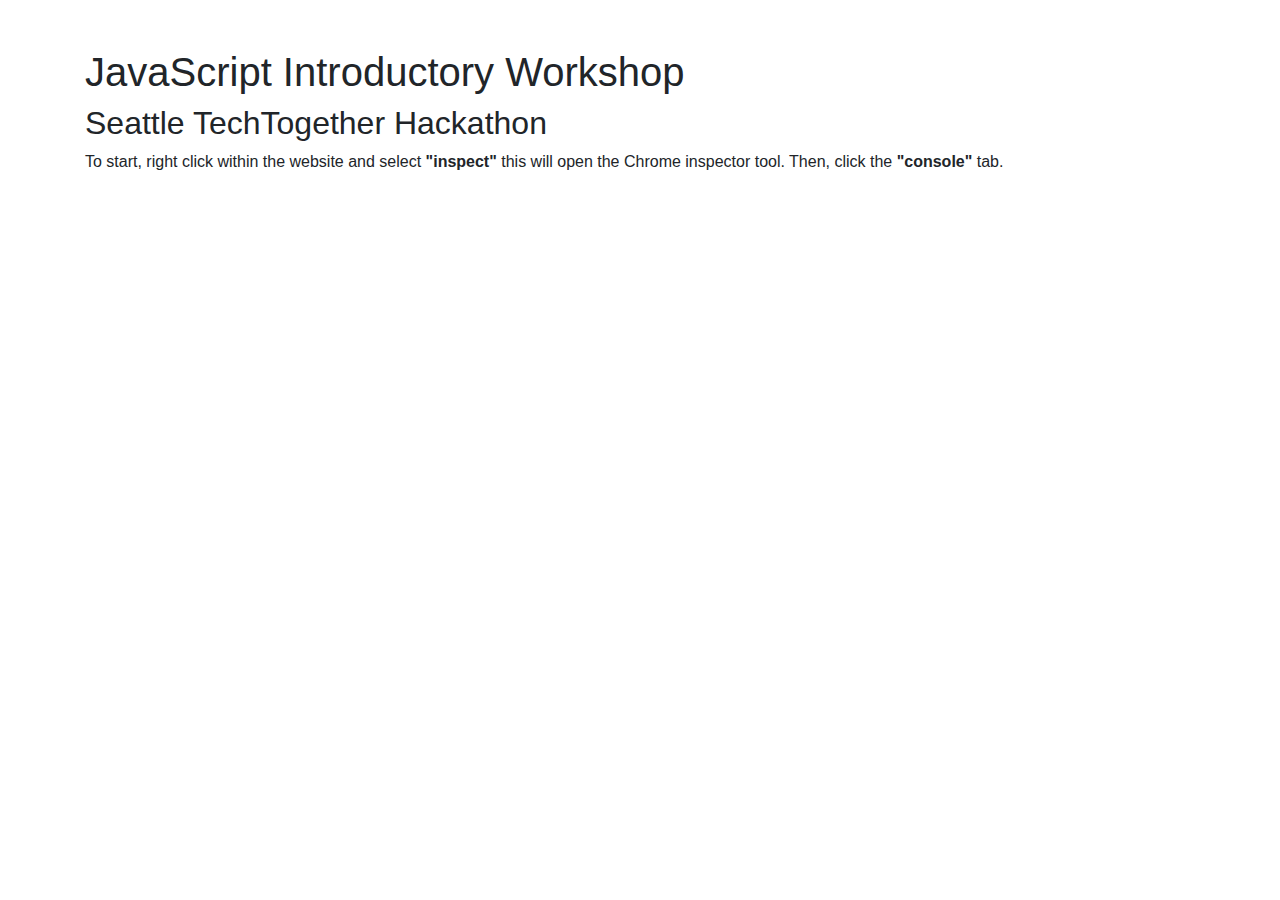
<file: intro-demo/index.html>
<!DOCTYPE html>
<html>

<head>
    <title>TechTogether - JS Workshop</title>
    <meta name="author" content="your name here" />
    <meta name="" content="" />
    <!-- Bootstrap link: -->
    <link rel="stylesheet" 
        href="https://stackpath.bootstrapcdn.com/bootstrap/4.3.1/css/bootstrap.min.css" 
        integrity="sha384-ggOyR0iXCbMQv3Xipma34MD+dH/1fQ784/j6cY/iJTQUOhcWr7x9JvoRxT2MZw1T" 
        crossorigin="anonymous">
    <!-- 
        For more information about bootstrap: 
        https://getbootstrap.com/docs/4.3/getting-started/introduction/ 
    -->
</head>

<body class="container mt-5">
    <h1>JavaScript Introductory Workshop</h1>
    <h2>Seattle TechTogether Hackathon</h2>
    <p>
        To start, right click within the website and select <span class="font-weight-bold">"inspect"</span>
        this will open the Chrome inspector tool. Then, click the <span class="font-weight-bold">"console"</span> tab.
    </p>

    <!-- JavaScript File Here: -->
</body>

</html>
</file>
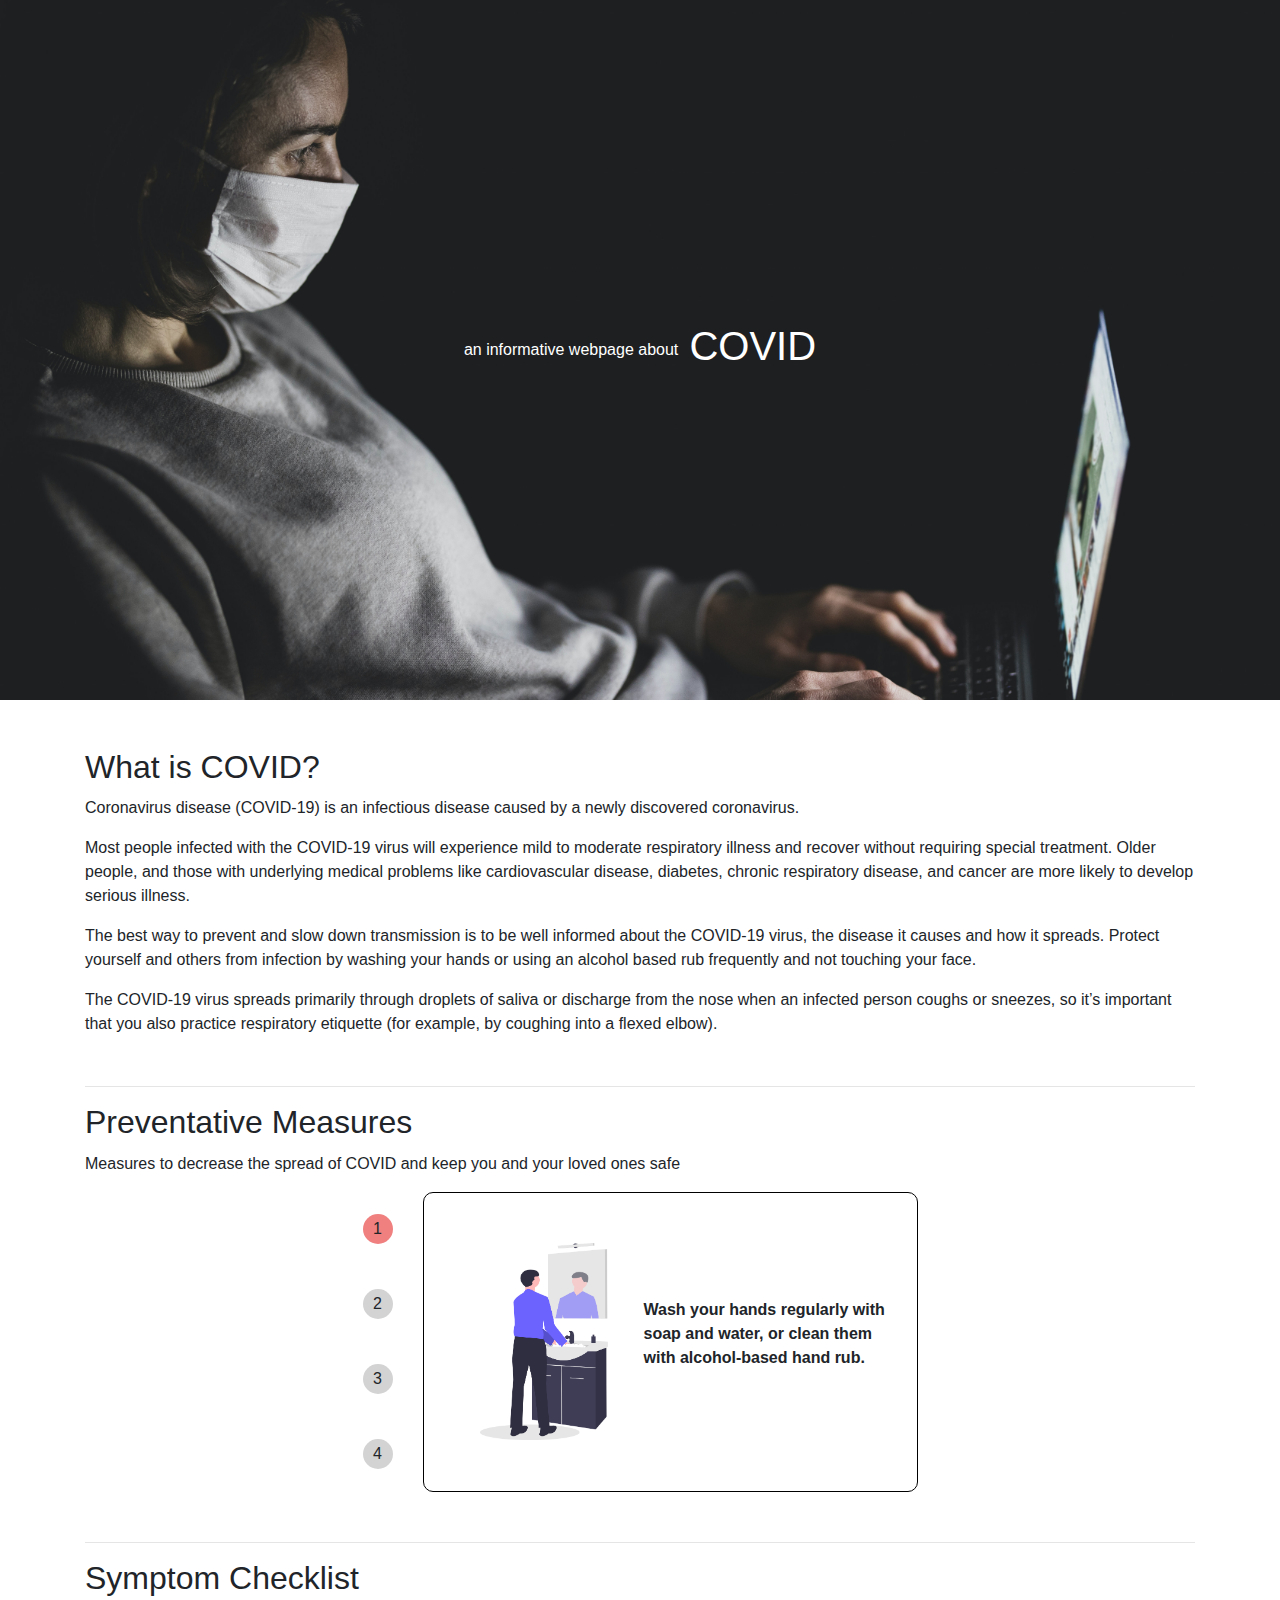
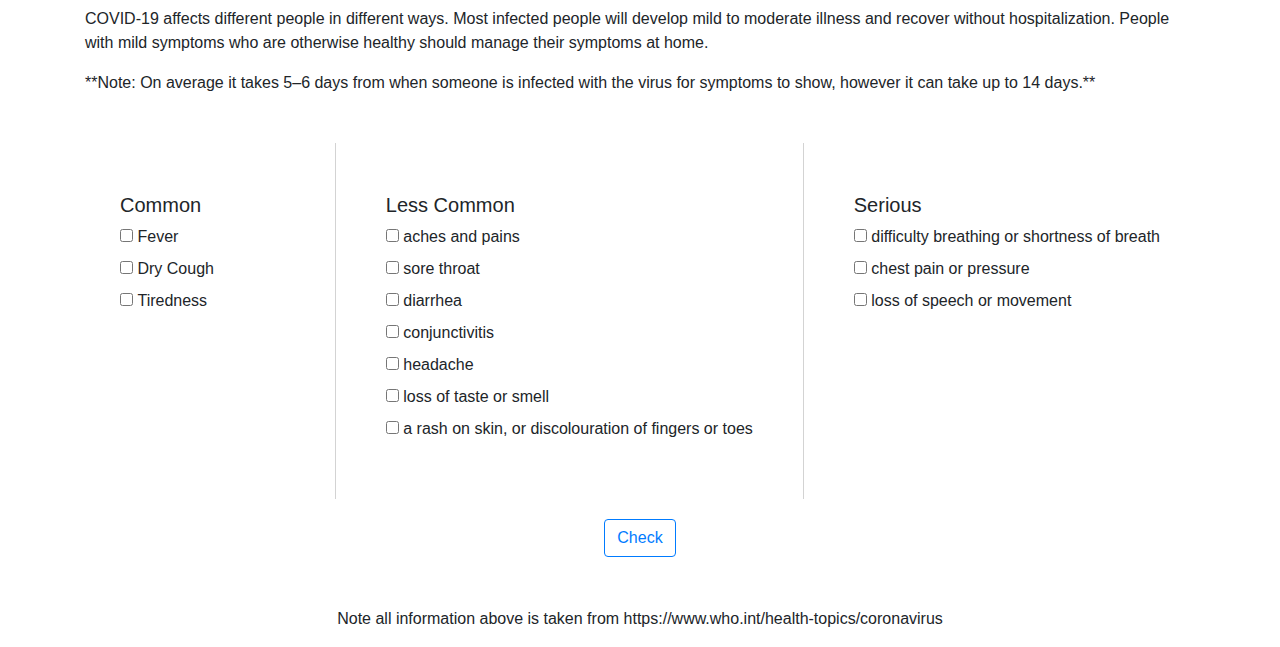
<file: website-demo/index.html>
<!DOCTYPE html>
<html>

<head>
    <title>TechTogether - JS Workshop</title>
    <meta name="author" content="your name here" />
    <meta name="" content="" />
    <!-- Bootstrap link: -->
    <link rel="stylesheet" 
        href="https://stackpath.bootstrapcdn.com/bootstrap/4.3.1/css/bootstrap.min.css" 
        integrity="sha384-ggOyR0iXCbMQv3Xipma34MD+dH/1fQ784/j6cY/iJTQUOhcWr7x9JvoRxT2MZw1T" 
        crossorigin="anonymous">
    <!-- 
        For more information about bootstrap: 
        https://getbootstrap.com/docs/4.3/getting-started/introduction/ 
    -->
    <link rel="stylesheet" href="./style.css" />
</head>

<body>
    <header>
        <h1><span>an informative webpage about</span> COVID</h1>
    </header>
    <main class="container mt-5 mb-5">
        <section id="overview-section">
            <h2>What is COVID?</h2>
            <p>
                Coronavirus disease (COVID-19) 
                is an infectious disease caused by a
                newly discovered coronavirus.
            </p>
            <p>
                Most people infected with the COVID-19 virus will 
                experience mild to moderate respiratory illness and 
                recover without requiring special treatment.  Older 
                people, and those with underlying medical problems 
                like cardiovascular disease, diabetes, chronic respiratory 
                disease, and cancer are more likely to develop serious illness.
            </p>
            <p>
                The best way to prevent and slow down transmission is to be 
                well informed about the COVID-19 virus, the disease it causes 
                and how it spreads. Protect yourself and others from infection 
                by washing your hands or using an alcohol based rub frequently 
                and not touching your face. 
            </p>
            <p>
                The COVID-19 virus spreads primarily through droplets of saliva 
                or discharge from the nose when an infected person coughs or sneezes,
                so it’s important that you also practice respiratory etiquette 
                (for example, by coughing into a flexed elbow).
            </p>
        </section>
        <hr />
        <section id="prevent-section">
            <h2>Preventative Measures</h2>
            <p>Measures to decrease the spread of COVID and keep you and your loved ones safe</p>
            <div class="measure-container">
                <div class="pagination">
                    <p class="selected">1</p>
                    <p>2</p>
                    <p>3</p>
                    <p>4</p>
                </div>
                <div>
                    <img src="./img/prevent/wash-hands.png" alt="" />
                    <p>Wash your hands regularly with soap and water, 
                        or clean them with alcohol-based hand rub.</p>
                </div>
            </div>
        </section>
        <hr />
        <section id="symptom-section">
            <h2>Symptom Checklist</h2>
            <p>
                COVID-19 affects different people in different ways. Most infected people 
                will develop mild to moderate illness and recover without hospitalization.
                People with mild symptoms who are otherwise healthy should manage 
                their symptoms at home. 
            </p>
            <p class="mb-5">
                **Note: On average it takes 5–6 days from when someone is infected with the virus 
                for symptoms to show, however it can take up to 14 days.**
            </p>
            <div class="row checklist">
                <div class="col-sm">
                    <h3>Common</h3>
                    <div>
                        <input type="checkbox" id="commonSymptom1" name="symptoms" value="cs-fever">
                        <label for="commonSymptom1"> Fever</label><br>
                    </div>
                    <div>
                        <input type="checkbox" id="commonSymptom2" name="symptoms" value="cs-dryCough">
                        <label for="commonSymptom2"> Dry Cough</label><br>
                    </div>
                    <div>
                        <input type="checkbox" id="commonSymptom3" name="symptoms" value="cs-tired">
                        <label for="commonSymptom3"> Tiredness</label><br>
                    </div>
                </div>
                <div class="col-med">
                    <h3>Less Common</h3>
                    <div>
                        <input type="checkbox" id="lessComSymptom1" name="symptoms" value="lcs-achePain">
                        <label for="lessComSymptom1"> aches and pains</label><br>
                    </div>
                    <div>
                        <input type="checkbox" id="lessComSymptom2" name="symptoms" value="lcs-soreThroat">
                        <label for="lessComSymptom2"> sore throat</label><br>
                    </div>
                    <div>
                        <input type="checkbox" id="lessComSymptom3" name="symptoms" value="lcs-diarrhea">
                        <label for="lessComSymptom3"> diarrhea</label><br>
                    </div>
                    <div>
                        <input type="checkbox" id="lessComSymptom4" name="symptoms" value="lcs-conjunctivitis">
                        <label for="lessComSymptom4"> conjunctivitis</label><br>
                    </div>
                    <div>
                        <input type="checkbox" id="lessComSymptom5" name="symptoms" value="lcs-headache">
                        <label for="lessComSymptom5"> headache</label><br>
                    </div>
                    <div>
                        <input type="checkbox" id="lessComSymptom6" name="symptoms" value="lcs-loss">
                        <label for="lessComSymptom6"> loss of taste or smell</label><br>
                    </div>
                    <div>
                        <input type="checkbox" id="lessComSymptom7" name="symptoms" value="lcs-rash">
                        <label for="lessComSymptom7"> a rash on skin, or discolouration of fingers or toes</label><br>
                    </div>
                </div>
                <div class="col-med">
                    <h3>Serious</h3>
                    <div>
                        <input type="checkbox" id="seriousSymptom1" name="symptoms" value="ss-breath">
                        <label for="seriousSymptom1"> difficulty breathing or shortness of breath</label><br>
                    </div>
                    <div>
                        <input type="checkbox" id="seriousSymptom2" name="symptoms" value="ss-chestPain">
                        <label for="seriousSymptom2"> chest pain or pressure</label><br>
                    </div>
                    <div>
                        <input type="checkbox" id="seriousSymptom3" name="symptoms" value="ss-lossSpeech">
                        <label for="seriousSymptom3"> loss of speech or movement</label><br>
                    </div>
                </div>
            </div>
            <div class="results hidden">
                <img src="./img/report-result/see-doctor.png" alt="" />
                <div>
                    <p id="results-text">It is recommended to get tested and self-quarantine.
                        Always call before visiting your doctor or health facility</p>
                </div>
            </div>
            <button id="result-btn" class="btn btn-outline-primary">Check</button>
        </section>
    </main>
    <footer>
        <p>Note all information above is taken from https://www.who.int/health-topics/coronavirus</p>
    </footer>
</body>

</html>
</file>
<file: website-demo/style.css>
section {
    margin-bottom: 50px;
}

header {
    height: 700px;
    background-image: url("./img//header-3.jpg");
    background-size: cover;
    background-position: 10%;
    color: white;
    display: flex;
    align-items: center;
    justify-content: center;
}

h2 {
    margin-bottom: 10px;
}

.pagination {
    display: flex;
    justify-content: space-around;
    flex-direction: column;
    margin-right: 30px;
}

.pagination p {
    width: 30px;
    height: 30px;
    background-color: lightgrey;
    padding: 10px;
    border-radius: 50px;
    margin: 0;
    display: flex;
    justify-content: center;
    align-items: center;
}

.pagination p:hover {
    background-color: lightcoral;
    cursor: pointer;
}

p.selected {
    background-color: lightcoral;
}

h3 {
    font-size: 15pt;
}

.hidden {
    display: none !important;
}

.measure-container {
    margin-left: auto;
    margin-right: auto;
    width: 50%;
    display: flex;

}

.measure-container > div:nth-of-type(2) {
    display: flex;
    align-items: center;
    font-weight: bold;
    border: 1px solid black;
    padding-left: 20px;
    padding-right: 20px;
    border-radius: 10px;
    height: 300px;
    width: 500px;
}

.measure-container img {
    max-width: 200px;
}

footer {
    text-align: center;
}

button {
    margin-top: 20px;
    margin-bottom: 20px;
    margin-left: auto;
    margin-right: auto;
    display: block !important;
}

.results img {
    max-width: 300px;
}

.results {
    display: flex;
    flex-direction: row;
    align-items: center;
    border: 1px solid black;
    width: 50%;
    border-radius: 10px;
    padding: 20px;
    margin-left: auto;
    margin-right: auto;
    font-weight: bold;
}

.checklist > div:nth-of-type(2) {
    border-right: 1px solid lightgrey;
    border-left: 1px solid lightgrey;
}

.checklist > div {
    padding: 50px;
}

header span {
    font-weight: normal;
    font-size: 12pt;
    vertical-align: middle;
}
</file>
